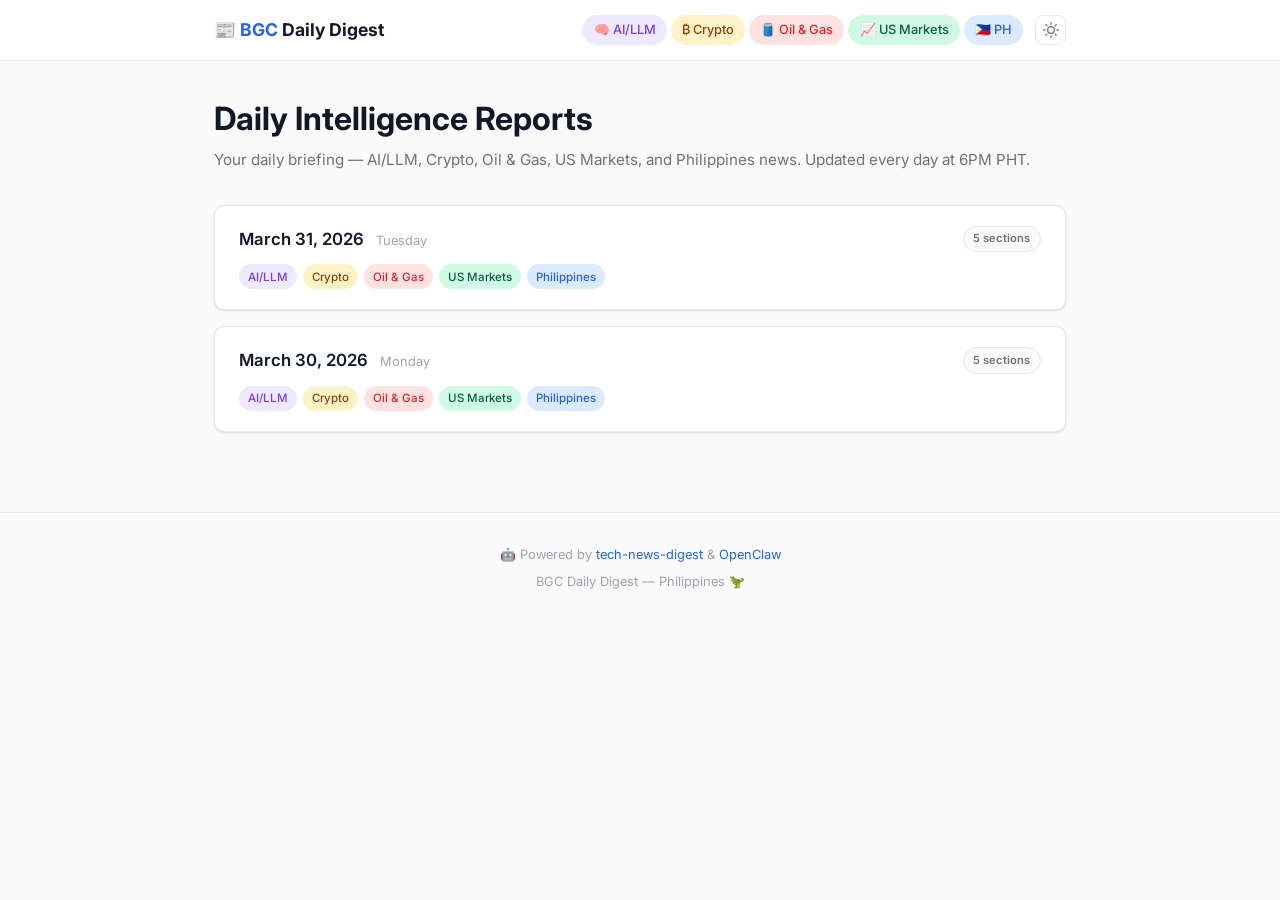
<file: index.html>
<!DOCTYPE html>
<html lang="en">
<head>
  <meta charset="UTF-8">
  <meta name="viewport" content="width=device-width, initial-scale=1.0">
  <title>BGC Daily Digest</title>
  <link rel="stylesheet" href="style.css">
  <link rel="icon" href="data:image/svg+xml,<svg xmlns='http://www.w3.org/2000/svg' viewBox='0 0 100 100'><text y='.9em' font-size='90'>📰</text></svg>">
  <meta name="description" content="Daily tech, crypto, markets, and Philippines news digest — powered by OpenClaw">
  <script>
    // Apply saved theme before render to avoid flash
    (function() {
      const saved = localStorage.getItem('theme');
      if (saved === 'dark' || (!saved && window.matchMedia('(prefers-color-scheme: dark)').matches)) {
        document.documentElement.setAttribute('data-theme', 'dark');
      }
    })();
  </script>
</head>
<body>

<!-- Navbar -->
<nav class="navbar">
  <div class="navbar-inner">
    <a href="index.html" class="navbar-brand">📰 <span>BGC</span> Daily Digest</a>
    <div class="navbar-right">
      <div class="nav-topics">
        <a href="#ai-llm" class="nav-topic ai">🧠 AI/LLM</a>
        <a href="#crypto" class="nav-topic crypto">₿ Crypto</a>
        <a href="#oil" class="nav-topic oil">🛢️ Oil &amp; Gas</a>
        <a href="#finance" class="nav-topic finance">📈 US Markets</a>
        <a href="#ph" class="nav-topic ph">🇵🇭 PH</a>
      </div>
      <button class="theme-toggle" id="themeToggle" aria-label="Toggle dark mode" title="Toggle dark mode">
        <svg class="icon-sun" xmlns="http://www.w3.org/2000/svg" width="16" height="16" viewBox="0 0 24 24" fill="none" stroke="currentColor" stroke-width="2" stroke-linecap="round" stroke-linejoin="round"><circle cx="12" cy="12" r="5"/><line x1="12" y1="1" x2="12" y2="3"/><line x1="12" y1="21" x2="12" y2="23"/><line x1="4.22" y1="4.22" x2="5.64" y2="5.64"/><line x1="18.36" y1="18.36" x2="19.78" y2="19.78"/><line x1="1" y1="12" x2="3" y2="12"/><line x1="21" y1="12" x2="23" y2="12"/><line x1="4.22" y1="19.78" x2="5.64" y2="18.36"/><line x1="18.36" y1="5.64" x2="19.78" y2="4.22"/></svg>
        <svg class="icon-moon" xmlns="http://www.w3.org/2000/svg" width="16" height="16" viewBox="0 0 24 24" fill="none" stroke="currentColor" stroke-width="2" stroke-linecap="round" stroke-linejoin="round"><path d="M21 12.79A9 9 0 1 1 11.21 3 7 7 0 0 0 21 12.79z"/></svg>
      </button>
    </div>
  </div>
</nav>

<div class="container">

  <div class="page-header">
    <h1>Daily Intelligence Reports</h1>
    <p>Your daily briefing — AI/LLM, Crypto, Oil &amp; Gas, US Markets, and Philippines news. Updated every day at 6PM PHT.</p>
  </div>

  <div id="digest-list" class="digest-grid">
    <div class="empty-state">
      <div class="emoji">📡</div>
      <p>No digests available yet. Check back after 6PM PHT when the first digest runs!</p>
    </div>
  </div>

</div>

<footer class="footer">
  <p>🤖 Powered by <a href="https://github.com/draco-agent/tech-news-digest" target="_blank">tech-news-digest</a> &amp; <a href="https://openclaw.ai" target="_blank">OpenClaw</a></p>
  <p style="margin-top:0.4rem; color: var(--text-muted);">BGC Daily Digest — Philippines 🦖</p>
</footer>

<script>
  // ── Theme toggle ──────────────────────────────────────────
  const toggle = document.getElementById('themeToggle');
  const root = document.documentElement;

  function applyTheme(theme) {
    root.setAttribute('data-theme', theme);
    localStorage.setItem('theme', theme);
    if (theme === 'dark') {
      document.body.classList.add('dark');
    } else {
      document.body.classList.remove('dark');
    }
  }

  // Init on load
  const saved = localStorage.getItem('theme');
  if (saved) applyTheme(saved);
  else if (window.matchMedia('(prefers-color-scheme: dark)').matches) applyTheme('dark');

  toggle.addEventListener('click', () => {
    const current = root.getAttribute('data-theme');
    applyTheme(current === 'dark' ? 'light' : 'dark');
  });

  // ── Digest list from manifest ──────────────────────────────
  async function loadDigestList() {
    const container = document.getElementById('digest-list');
    try {
      const res = await fetch('manifest.json');
      if (!res.ok) throw new Error('No manifest');
      const digests = await res.json();
      if (!digests || digests.length === 0) throw new Error('Empty');
      container.innerHTML = digests.map(d => `
        <a href="${d.file}" class="digest-card">
          <div class="digest-card-header">
            <div>
              <span class="digest-date">${d.date_display}</span>
              <span class="digest-day">${d.day}</span>
            </div>
            <span class="digest-badge">${d.topic_count} sections</span>
          </div>
          <div class="digest-topics">
            ${d.topics.map(t => `<span class="digest-topic-tag ${t.cls}">${t.label}</span>`).join('')}
          </div>
        </a>
      `).join('');
    } catch (e) {
      // Not yet populated — keep empty state
    }
  }
  loadDigestList();
</script>

</body>
</html>
</file>
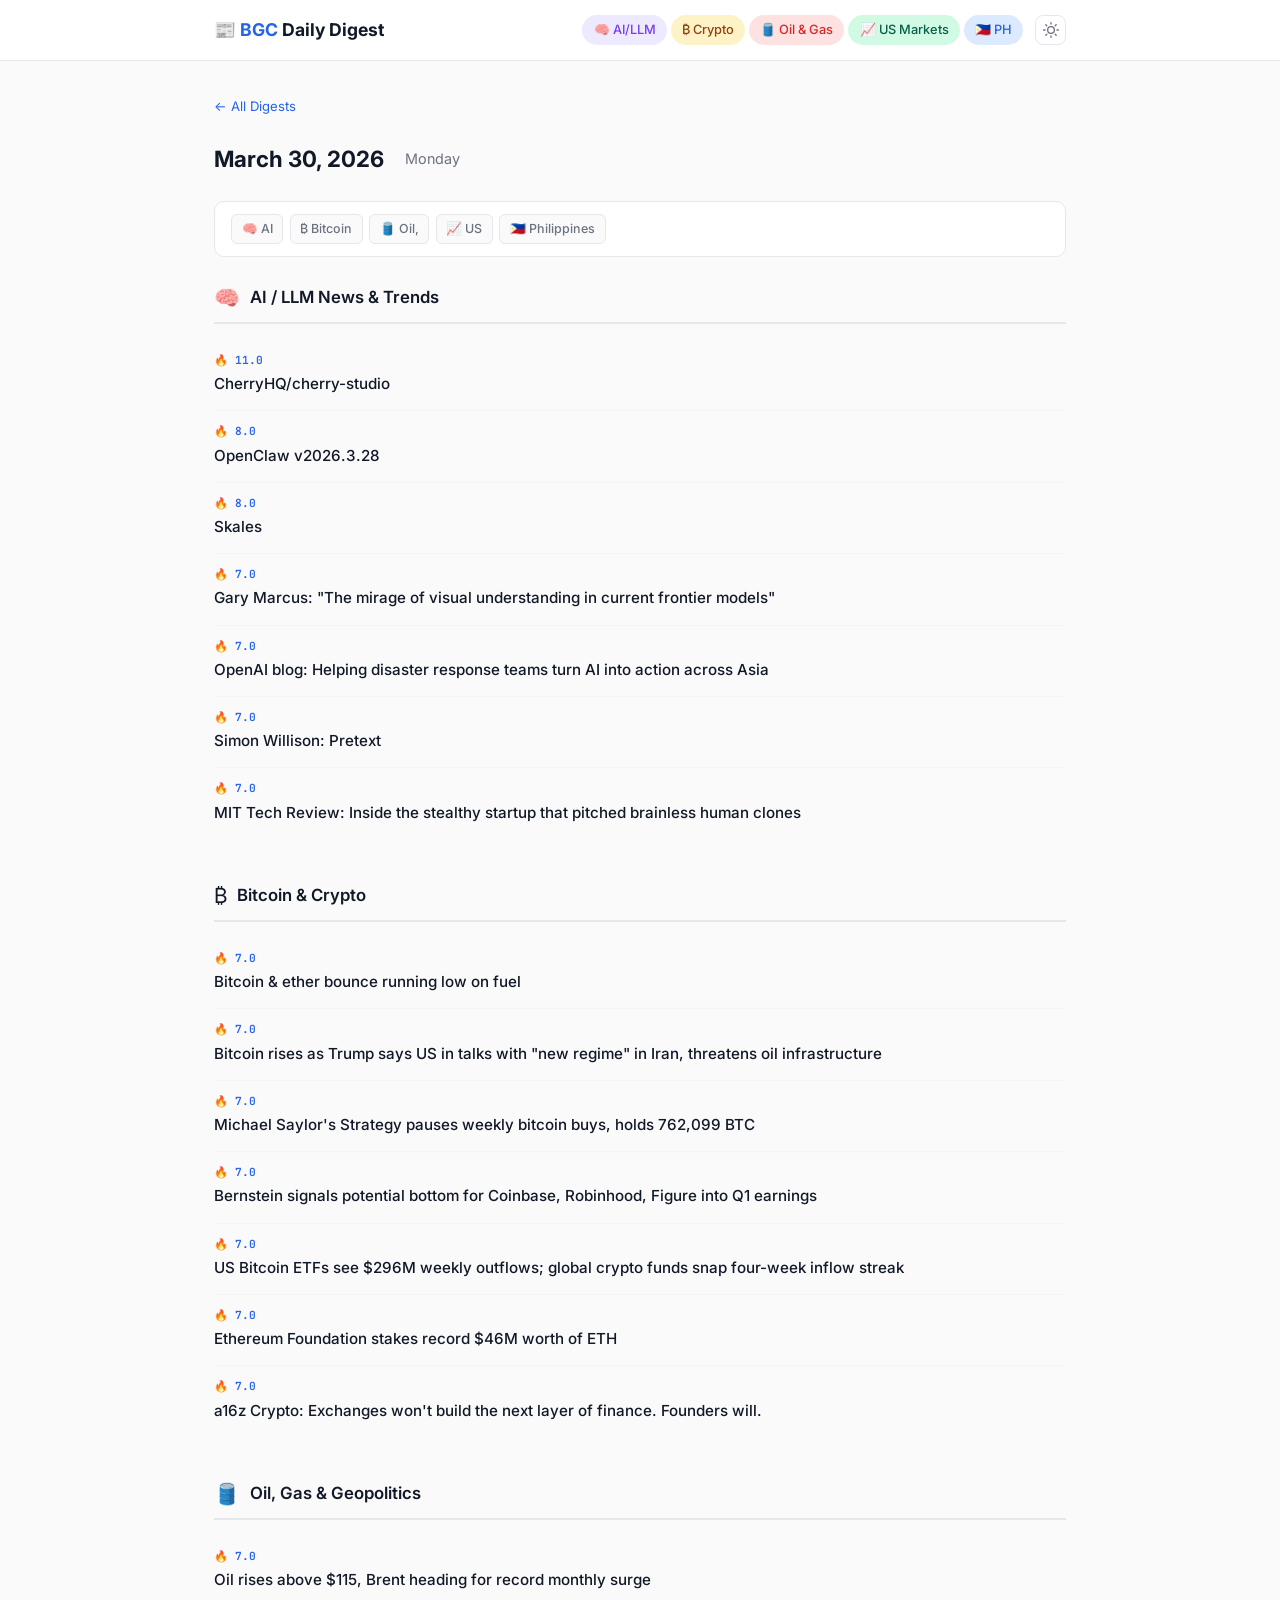
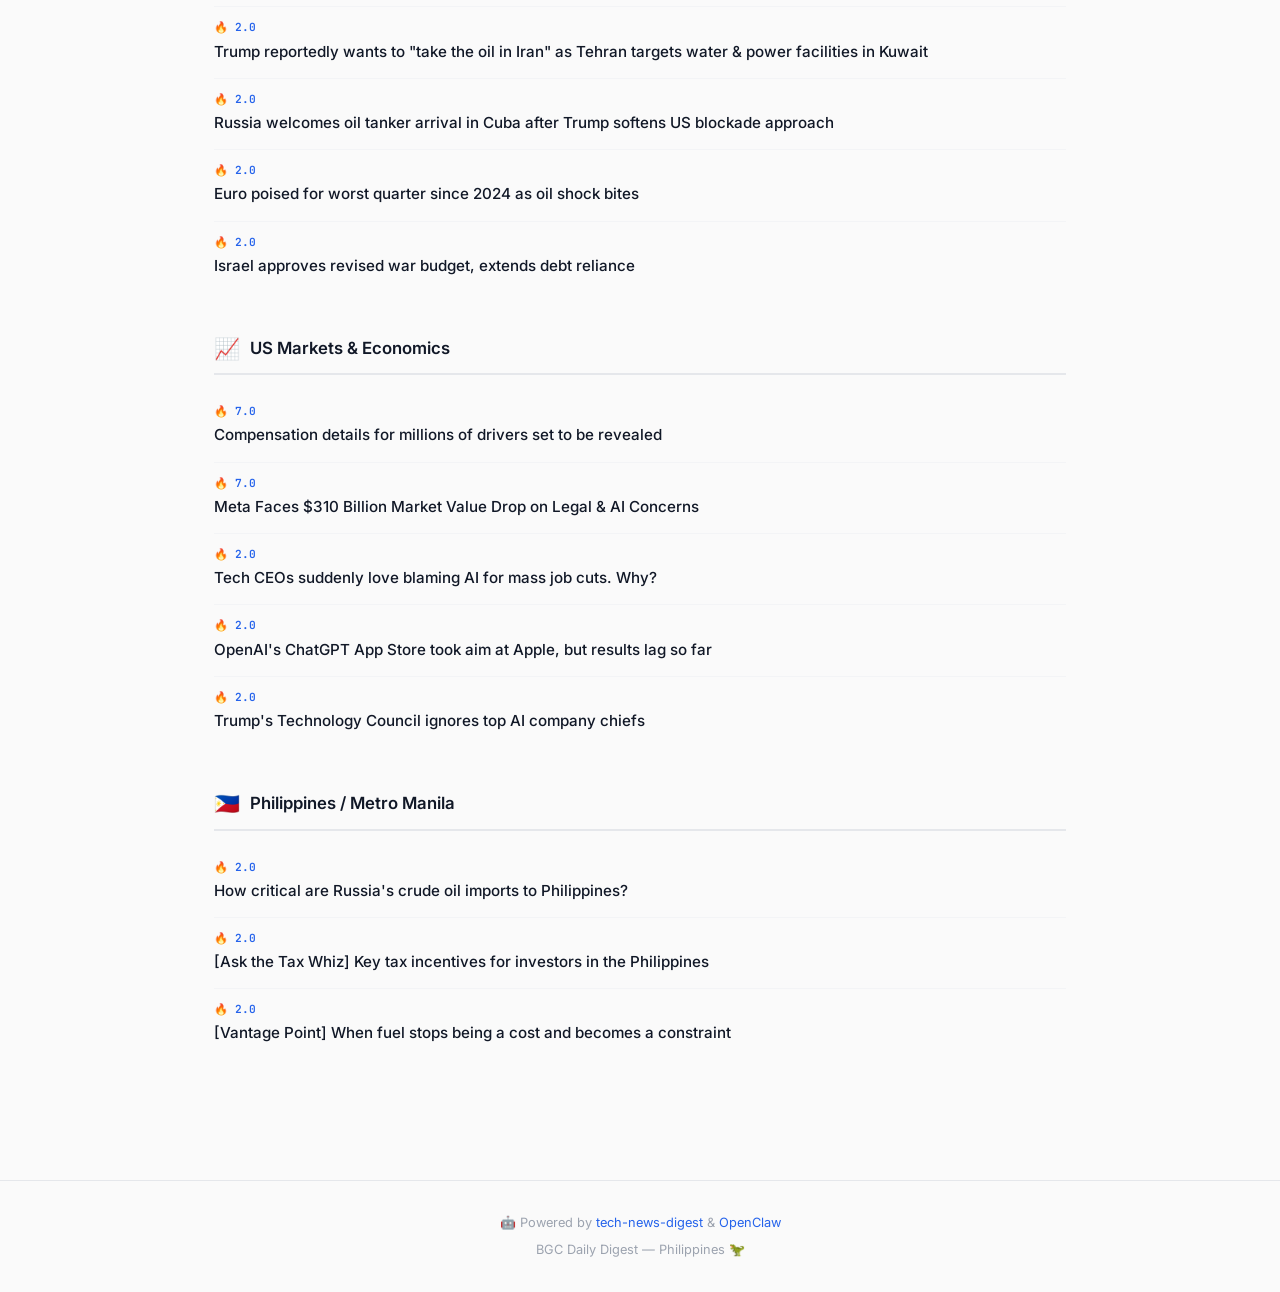
<file: archive/daily-2026-03-30.html>
<!DOCTYPE html>
<html lang="en">
<head>
  <meta charset="UTF-8">
  <meta name="viewport" content="width=device-width, initial-scale=1.0">
  <title>BGC Digest — March 30, 2026</title>
  <link rel="stylesheet" href="style.css">
  <meta name="description" content="BGC Daily Digest — March 30, 2026">
  <script>
    (function() {
      const saved = localStorage.getItem('theme');
      if (saved === 'dark' || (!saved && window.matchMedia('(prefers-color-scheme: dark)').matches)) {
        document.documentElement.setAttribute('data-theme', 'dark');
      }
    })();
  </script>
</head>
<body>

<nav class="navbar">
  <div class="navbar-inner">
    <a href="index.html" class="navbar-brand">📰 <span>BGC</span> Daily Digest</a>
    <div class="navbar-right">
      <div class="nav-topics">
        <a href="#ai-llm" class="nav-topic ai">🧠 AI/LLM</a>
        <a href="#crypto" class="nav-topic crypto">₿ Crypto</a>
        <a href="#oil" class="nav-topic oil">🛢️ Oil &amp; Gas</a>
        <a href="#finance" class="nav-topic finance">📈 US Markets</a>
        <a href="#ph" class="nav-topic ph">🇵🇭 PH</a>
      </div>
      <button class="theme-toggle" id="themeToggle" aria-label="Toggle dark mode">
        <svg class="icon-sun" xmlns="http://www.w3.org/2000/svg" width="16" height="16" viewBox="0 0 24 24" fill="none" stroke="currentColor" stroke-width="2" stroke-linecap="round" stroke-linejoin="round"><circle cx="12" cy="12" r="5"/><line x1="12" y1="1" x2="12" y2="3"/><line x1="12" y1="21" x2="12" y2="23"/><line x1="4.22" y1="4.22" x2="5.64" y2="5.64"/><line x1="18.36" y1="18.36" x2="19.78" y2="19.78"/><line x1="1" y1="12" x2="3" y2="12"/><line x1="21" y1="12" x2="23" y2="12"/><line x1="4.22" y1="19.78" x2="5.64" y2="18.36"/><line x1="18.36" y1="5.64" x2="19.78" y2="4.22"/></svg>
        <svg class="icon-moon" xmlns="http://www.w3.org/2000/svg" width="16" height="16" viewBox="0 0 24 24" fill="none" stroke="currentColor" stroke-width="2" stroke-linecap="round" stroke-linejoin="round"><path d="M21 12.79A9 9 0 1 1 11.21 3 7 7 0 0 0 21 12.79z"/></svg>
      </button>
    </div>
  </div>
</nav>

<div class="container">
  <a href="index.html" class="back-link">← All Digests</a>

  <div class="digest-meta">
    <span class="date">March 30, 2026</span>
    <span class="day">Monday</span>
  </div>

  <div class="section-nav">
    <a href="#ai-llm">🧠 AI</a><a href="#crypto">₿ Bitcoin</a><a href="#oil">🛢️ Oil,</a><a href="#finance">📈 US</a><a href="#ph">🇵🇭 Philippines</a>
  </div>

  
<section class="section" id="ai-llm">
  <div class="section-header">
    <span class="emoji">🧠</span>
    <h2>AI / LLM News & Trends</h2>
  </div>
  
  <div class="article-item">
    <div class="article-score">🔥 11.0</div>
    <a href="https://github.com/CherryHQ/cherry-studio" class="article-title" target="_blank" rel="noopener">CherryHQ/cherry-studio</a>
    
  </div>
  <div class="article-item">
    <div class="article-score">🔥 8.0</div>
    <a href="https://github.com/openclaw/openclaw/releases/tag/v2026.3.28" class="article-title" target="_blank" rel="noopener">OpenClaw v2026.3.28</a>
    
  </div>
  <div class="article-item">
    <div class="article-score">🔥 8.0</div>
    <a href="https://github.com/skalesapp/skales" class="article-title" target="_blank" rel="noopener">Skales</a>
    
  </div>
  <div class="article-item">
    <div class="article-score">🔥 7.0</div>
    <a href="https://garymarcus.substack.com/p/the-mirage-of-visual-understanding" class="article-title" target="_blank" rel="noopener">Gary Marcus: "The mirage of visual understanding in current frontier models"</a>
    
  </div>
  <div class="article-item">
    <div class="article-score">🔥 7.0</div>
    <a href="https://openai.com/index/helping-disaster-response-teams-asia" class="article-title" target="_blank" rel="noopener">OpenAI blog: Helping disaster response teams turn AI into action across Asia</a>
    
  </div>
  <div class="article-item">
    <div class="article-score">🔥 7.0</div>
    <a href="https://simonwillison.net/2026/Mar/29/pretext-explainer/" class="article-title" target="_blank" rel="noopener">Simon Willison: Pretext</a>
    
  </div>
  <div class="article-item">
    <div class="article-score">🔥 7.0</div>
    <a href="https://www.technologyreview.com/2026/03/30/1134780/r3-bio-brainless-human-clones-full-body-replacement-john-schloendorn-aging-longevity/" class="article-title" target="_blank" rel="noopener">MIT Tech Review: Inside the stealthy startup that pitched brainless human clones</a>
    
  </div>
</section>
<section class="section" id="crypto">
  <div class="section-header">
    <span class="emoji">₿</span>
    <h2>Bitcoin & Crypto</h2>
  </div>
  
  <div class="article-item">
    <div class="article-score">🔥 7.0</div>
    <a href="https://www.coindesk.com/daybook-us/2026/03/30/bitcoin-ether-bounce-is-running-low-on-fuel" class="article-title" target="_blank" rel="noopener">Bitcoin & ether bounce running low on fuel</a>
    
  </div>
  <div class="article-item">
    <div class="article-score">🔥 7.0</div>
    <a href="https://www.coindesk.com/markets/2026/03/30/bitcoin-jumps-as-trump-says-u-s-in-talks-with-new-regime-in-iran-threatens-oil-infrastructure-if-deal-fails" class="article-title" target="_blank" rel="noopener">Bitcoin rises as Trump says US in talks with "new regime" in Iran, threatens oil infrastructure</a>
    
  </div>
  <div class="article-item">
    <div class="article-score">🔥 7.0</div>
    <a href="https://www.theblock.co/post/395623/michael-saylors-strategy-pauses-bitcoin-buys" class="article-title" target="_blank" rel="noopener">Michael Saylor's Strategy pauses weekly bitcoin buys, holds 762,099 BTC</a>
    
  </div>
  <div class="article-item">
    <div class="article-score">🔥 7.0</div>
    <a href="https://www.theblock.co/post/395634/bernstein-signals-potential-bottom-into-q1-earnings-for-coinbase-robinhood-and-figure-as-crypto-equities-trade-at-steep-discounts" class="article-title" target="_blank" rel="noopener">Bernstein signals potential bottom for Coinbase, Robinhood, Figure into Q1 earnings</a>
    
  </div>
  <div class="article-item">
    <div class="article-score">🔥 7.0</div>
    <a href="https://www.theblock.co/post/395627/us-bitcoin-etfs-see-296-million-weekly-outflows" class="article-title" target="_blank" rel="noopener">US Bitcoin ETFs see $296M weekly outflows; global crypto funds snap four-week inflow streak</a>
    
  </div>
  <div class="article-item">
    <div class="article-score">🔥 7.0</div>
    <a href="https://www.theblock.co/post/395598/ethereum-foundation-stakes-46-million-eth" class="article-title" target="_blank" rel="noopener">Ethereum Foundation stakes record $46M worth of ETH</a>
    
  </div>
  <div class="article-item">
    <div class="article-score">🔥 7.0</div>
    <a href="https://a16zcrypto.substack.com/p/why-wall-street-is-moving-onchain" class="article-title" target="_blank" rel="noopener">a16z Crypto: Exchanges won't build the next layer of finance. Founders will.</a>
    
  </div>
</section>
<section class="section" id="oil">
  <div class="section-header">
    <span class="emoji">🛢️</span>
    <h2>Oil, Gas & Geopolitics</h2>
  </div>
  
  <div class="article-item">
    <div class="article-score">🔥 7.0</div>
    <a href="https://www.bbc.com/news/articles/cz905eyjznno" class="article-title" target="_blank" rel="noopener">Oil rises above $115, Brent heading for record monthly surge</a>
    
  </div>
  <div class="article-item">
    <div class="article-score">🔥 2.0</div>
    <a href="https://www.cnbc.com/2026/03/30/trump-iran-oil-middle-east-war-israel-us-kuwait-attack-.html" class="article-title" target="_blank" rel="noopener">Trump reportedly wants to "take the oil in Iran" as Tehran targets water & power facilities in Kuwait</a>
    
  </div>
  <div class="article-item">
    <div class="article-score">🔥 2.0</div>
    <a href="https://www.cnbc.com/2026/03/30/cuba-crisis-trump-fuel-oil-bloackade-energy-russia-tanker-tariffs.html" class="article-title" target="_blank" rel="noopener">Russia welcomes oil tanker arrival in Cuba after Trump softens US blockade approach</a>
    
  </div>
  <div class="article-item">
    <div class="article-score">🔥 2.0</div>
    <a href="https://www.bloomberg.com/news/articles/2026-03-30/euro-poised-for-worst-quarter-since-2024-as-oil-shock-bites" class="article-title" target="_blank" rel="noopener">Euro poised for worst quarter since 2024 as oil shock bites</a>
    
  </div>
  <div class="article-item">
    <div class="article-score">🔥 2.0</div>
    <a href="https://www.bloomberg.com/news/articles/2026-03-30/israel-approves-revised-war-budget-extending-reliance-on-debt" class="article-title" target="_blank" rel="noopener">Israel approves revised war budget, extends debt reliance</a>
    
  </div>
</section>
<section class="section" id="finance">
  <div class="section-header">
    <span class="emoji">📈</span>
    <h2>US Markets & Economics</h2>
  </div>
  
  <div class="article-item">
    <div class="article-score">🔥 7.0</div>
    <a href="https://www.bbc.com/news/articles/c9vlm2ggrwlo" class="article-title" target="_blank" rel="noopener">Compensation details for millions of drivers set to be revealed</a>
    
  </div>
  <div class="article-item">
    <div class="article-score">🔥 7.0</div>
    <a href="https://www.bloomberg.com/news/articles/2026-03-30/meta-s-310-billion-tailspin-sparks-tobacco-moment-questions" class="article-title" target="_blank" rel="noopener">Meta Faces $310 Billion Market Value Drop on Legal & AI Concerns</a>
    
  </div>
  <div class="article-item">
    <div class="article-score">🔥 2.0</div>
    <a href="https://www.bbc.com/news/articles/cde5y2x51y8o" class="article-title" target="_blank" rel="noopener">Tech CEOs suddenly love blaming AI for mass job cuts. Why?</a>
    
  </div>
  <div class="article-item">
    <div class="article-score">🔥 2.0</div>
    <a href="https://www.bloomberg.com/news/articles/2026-03-30/openai-s-chatgpt-app-store-took-aim-at-apple-but-results-lag-so-far" class="article-title" target="_blank" rel="noopener">OpenAI's ChatGPT App Store took aim at Apple, but results lag so far</a>
    
  </div>
  <div class="article-item">
    <div class="article-score">🔥 2.0</div>
    <a href="https://www.bloomberg.com/news/newsletters/2026-03-30/trump-s-tech-group-ignores-leaders-of-top-ai-companies" class="article-title" target="_blank" rel="noopener">Trump's Technology Council ignores top AI company chiefs</a>
    
  </div>
</section>
<section class="section" id="ph">
  <div class="section-header">
    <span class="emoji">🇵🇭</span>
    <h2>Philippines / Metro Manila</h2>
  </div>
  
  <div class="article-item">
    <div class="article-score">🔥 2.0</div>
    <a href="https://www.rappler.com/newsbreak/iq/things-to-know-russia-crude-oil-imports-philippines-middle-east-crisis/" class="article-title" target="_blank" rel="noopener">How critical are Russia's crude oil imports to Philippines?</a>
    
  </div>
  <div class="article-item">
    <div class="article-score">🔥 2.0</div>
    <a href="https://www.rappler.com/business/ask-tax-whiz-incentives-foreign-investors-philippines/" class="article-title" target="_blank" rel="noopener">[Ask the Tax Whiz] Key tax incentives for investors in the Philippines</a>
    
  </div>
  <div class="article-item">
    <div class="article-score">🔥 2.0</div>
    <a href="https://www.rappler.com/voices/thought-leaders/vantage-point-when-fuel-stops-cost-becomes-constraint/" class="article-title" target="_blank" rel="noopener">[Vantage Point] When fuel stops being a cost and becomes a constraint</a>
    
  </div>
</section>

</div>

<footer class="footer">
  <p>🤖 Powered by <a href="https://github.com/draco-agent/tech-news-digest" target="_blank">tech-news-digest</a> &amp; <a href="https://openclaw.ai" target="_blank">OpenClaw</a></p>
  <p style="margin-top:0.4rem; color: var(--text-muted);">BGC Daily Digest — Philippines 🦖</p>
</footer>

<script>
  const toggle = document.getElementById('themeToggle');
  const root = document.documentElement;
  function applyTheme(theme) {
    root.setAttribute('data-theme', theme);
    localStorage.setItem('theme', theme);
  }
  const saved = localStorage.getItem('theme');
  if (saved) applyTheme(saved);
  else if (window.matchMedia('(prefers-color-scheme: dark)').matches) applyTheme('dark');
  toggle.addEventListener('click', () => {
    applyTheme(root.getAttribute('data-theme') === 'dark' ? 'light' : 'dark');
  });
</script>

</body>
</html>
</file>
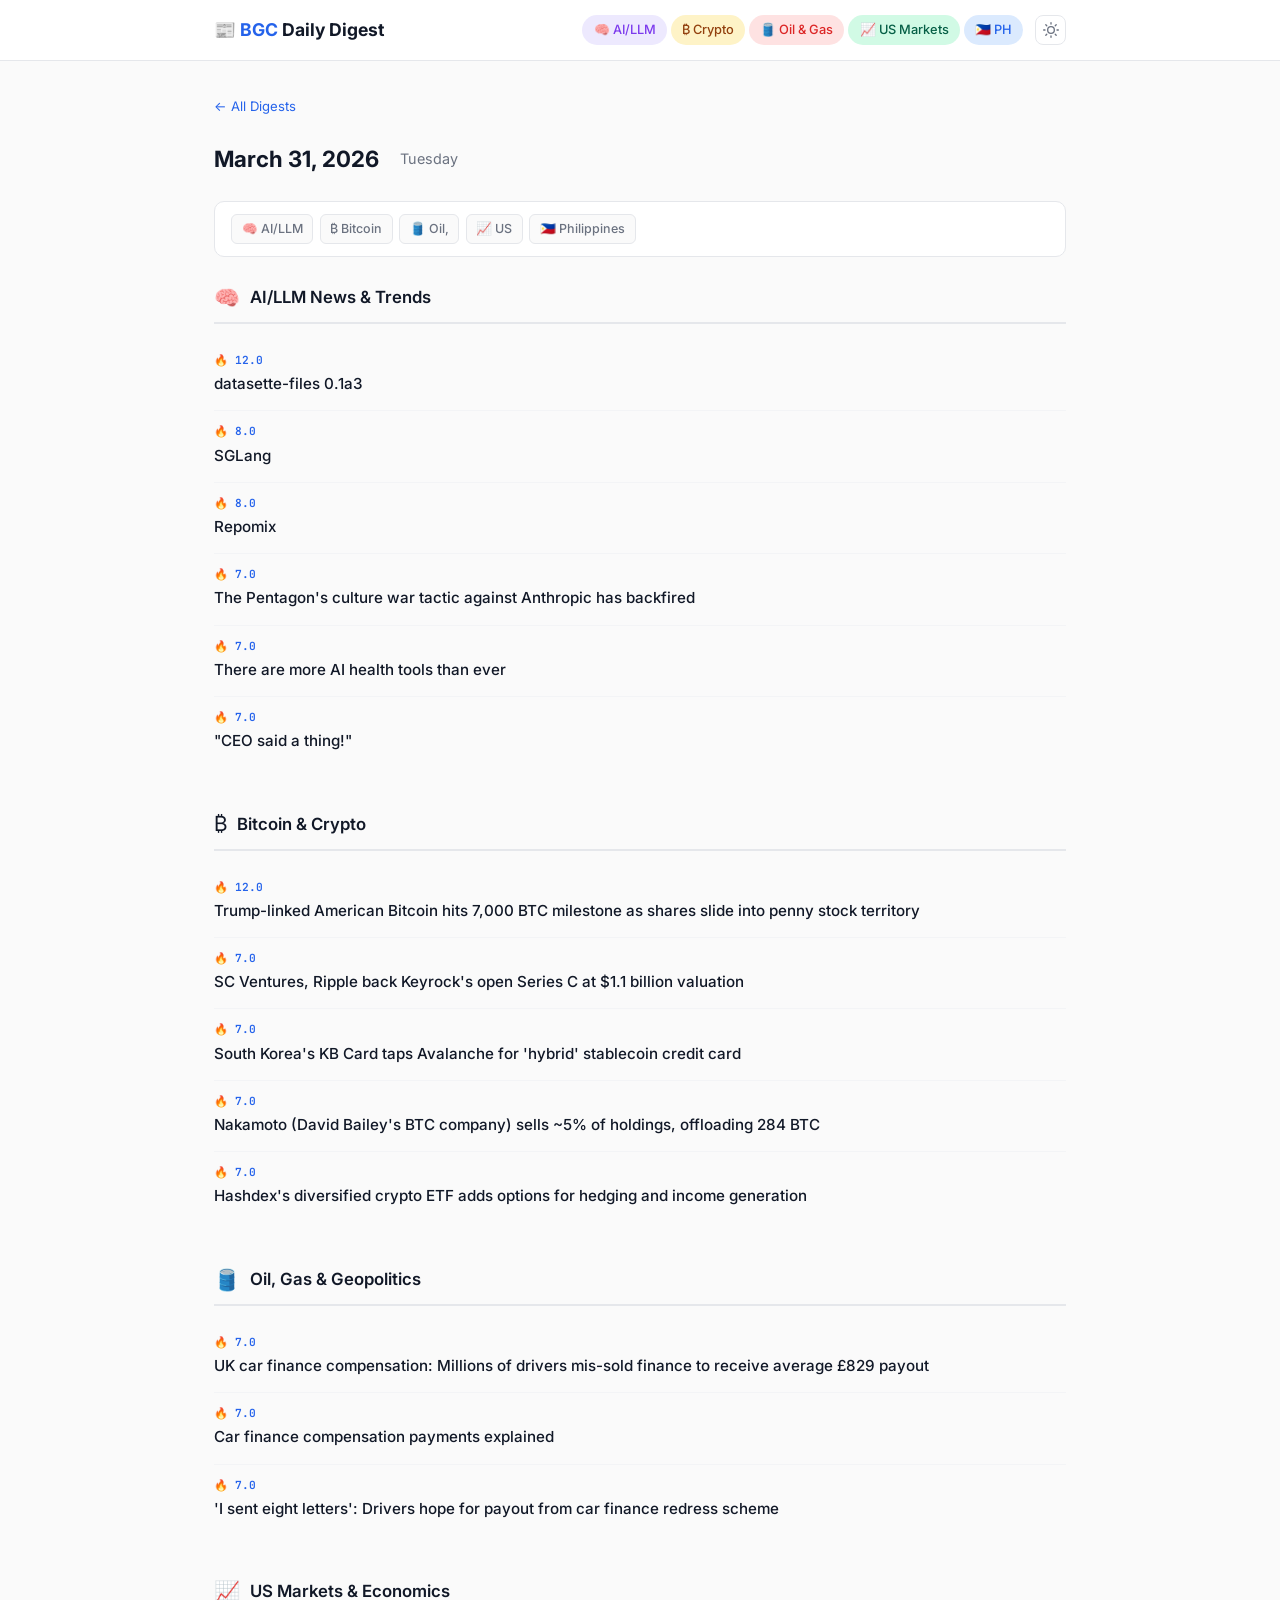
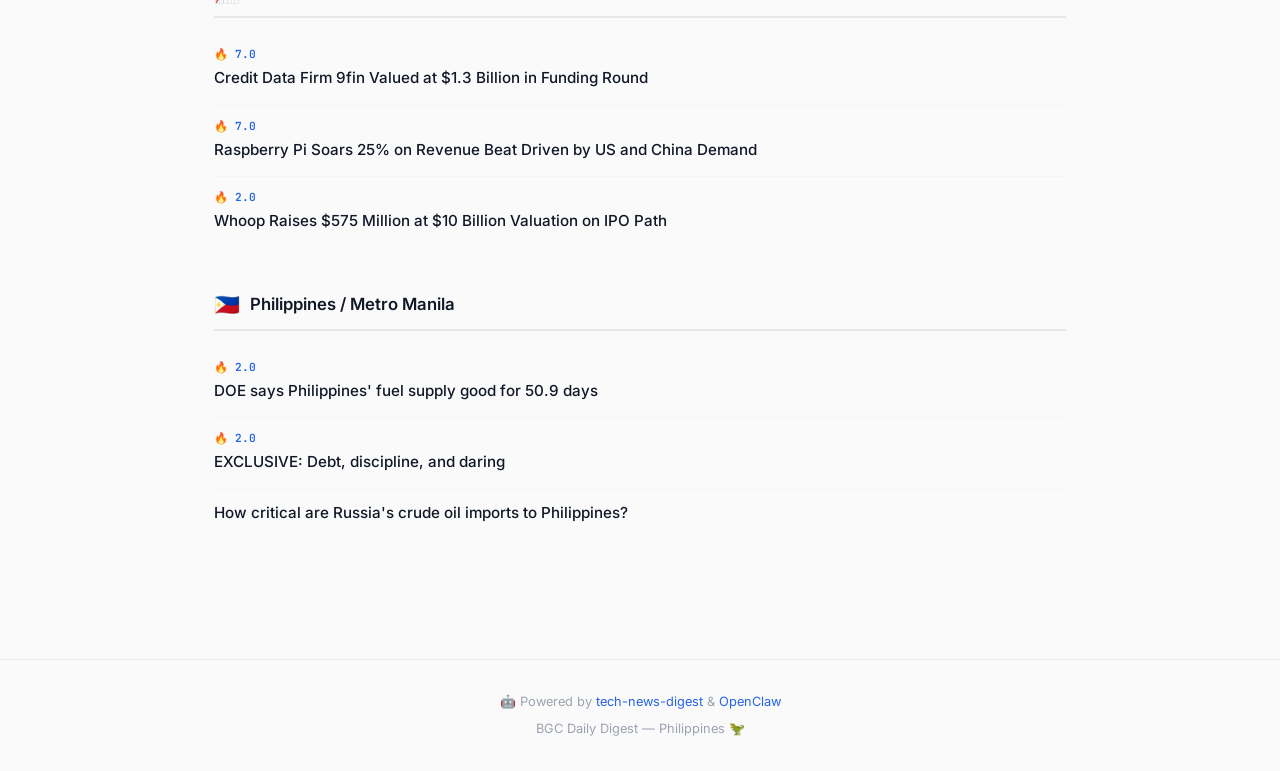
<file: archive/daily-2026-03-31.html>
<!DOCTYPE html>
<html lang="en">
<head>
  <meta charset="UTF-8">
  <meta name="viewport" content="width=device-width, initial-scale=1.0">
  <title>BGC Digest — March 31, 2026</title>
  <link rel="stylesheet" href="style.css">
  <meta name="description" content="BGC Daily Digest — March 31, 2026">
  <script>
    (function() {
      const saved = localStorage.getItem('theme');
      if (saved === 'dark' || (!saved && window.matchMedia('(prefers-color-scheme: dark)').matches)) {
        document.documentElement.setAttribute('data-theme', 'dark');
      }
    })();
  </script>
</head>
<body>

<nav class="navbar">
  <div class="navbar-inner">
    <a href="index.html" class="navbar-brand">📰 <span>BGC</span> Daily Digest</a>
    <div class="navbar-right">
      <div class="nav-topics">
        <a href="#ai-llm" class="nav-topic ai">🧠 AI/LLM</a>
        <a href="#crypto" class="nav-topic crypto">₿ Crypto</a>
        <a href="#oil" class="nav-topic oil">🛢️ Oil &amp; Gas</a>
        <a href="#finance" class="nav-topic finance">📈 US Markets</a>
        <a href="#ph" class="nav-topic ph">🇵🇭 PH</a>
      </div>
      <button class="theme-toggle" id="themeToggle" aria-label="Toggle dark mode">
        <svg class="icon-sun" xmlns="http://www.w3.org/2000/svg" width="16" height="16" viewBox="0 0 24 24" fill="none" stroke="currentColor" stroke-width="2" stroke-linecap="round" stroke-linejoin="round"><circle cx="12" cy="12" r="5"/><line x1="12" y1="1" x2="12" y2="3"/><line x1="12" y1="21" x2="12" y2="23"/><line x1="4.22" y1="4.22" x2="5.64" y2="5.64"/><line x1="18.36" y1="18.36" x2="19.78" y2="19.78"/><line x1="1" y1="12" x2="3" y2="12"/><line x1="21" y1="12" x2="23" y2="12"/><line x1="4.22" y1="19.78" x2="5.64" y2="18.36"/><line x1="18.36" y1="5.64" x2="19.78" y2="4.22"/></svg>
        <svg class="icon-moon" xmlns="http://www.w3.org/2000/svg" width="16" height="16" viewBox="0 0 24 24" fill="none" stroke="currentColor" stroke-width="2" stroke-linecap="round" stroke-linejoin="round"><path d="M21 12.79A9 9 0 1 1 11.21 3 7 7 0 0 0 21 12.79z"/></svg>
      </button>
    </div>
  </div>
</nav>

<div class="container">
  <a href="index.html" class="back-link">← All Digests</a>

  <div class="digest-meta">
    <span class="date">March 31, 2026</span>
    <span class="day">Tuesday</span>
  </div>

  <div class="section-nav">
    <a href="#ai-llm">🧠 AI/LLM</a><a href="#crypto">₿ Bitcoin</a><a href="#oil">🛢️ Oil,</a><a href="#finance">📈 US</a><a href="#ph">🇵🇭 Philippines</a>
  </div>

  
<section class="section" id="ai-llm">
  <div class="section-header">
    <span class="emoji">🧠</span>
    <h2>AI/LLM News & Trends</h2>
  </div>
  
  <div class="article-item">
    <div class="article-score">🔥 12.0</div>
    <a href="https://simonwillison.net/2026/Mar/30/datasette-files/" class="article-title" target="_blank" rel="noopener">datasette-files 0.1a3</a>
    
  </div>
  <div class="article-item">
    <div class="article-score">🔥 8.0</div>
    <a href="https://github.com/sgl-project/sglang" class="article-title" target="_blank" rel="noopener">SGLang</a>
    
  </div>
  <div class="article-item">
    <div class="article-score">🔥 8.0</div>
    <a href="https://github.com/yamadashy/repomix" class="article-title" target="_blank" rel="noopener">Repomix</a>
    
  </div>
  <div class="article-item">
    <div class="article-score">🔥 7.0</div>
    <a href="https://www.technologyreview.com/2026/03/30/1134881/the-pentagons-culture-war-tactic-against-anthropic-has-backfired/" class="article-title" target="_blank" rel="noopener">The Pentagon's culture war tactic against Anthropic has backfired</a>
    
  </div>
  <div class="article-item">
    <div class="article-score">🔥 7.0</div>
    <a href="https://www.technologyreview.com/2026/03/30/1134795/there-are-more-ai-health-tools-than-ever-but-how-well-do-they-work/" class="article-title" target="_blank" rel="noopener">There are more AI health tools than ever</a>
    
  </div>
  <div class="article-item">
    <div class="article-score">🔥 7.0</div>
    <a href="https://garymarcus.substack.com/p/ceo-said-a-thing" class="article-title" target="_blank" rel="noopener">"CEO said a thing!"</a>
    
  </div>
</section>
<section class="section" id="crypto">
  <div class="section-header">
    <span class="emoji">₿</span>
    <h2>Bitcoin & Crypto</h2>
  </div>
  
  <div class="article-item">
    <div class="article-score">🔥 12.0</div>
    <a href="https://www.theblock.co/post/395676/trump-linked-american-bitcoin-7000-btc-milestone-shares-penny-stock" class="article-title" target="_blank" rel="noopener">Trump-linked American Bitcoin hits 7,000 BTC milestone as shares slide into penny stock territory</a>
    
  </div>
  <div class="article-item">
    <div class="article-score">🔥 7.0</div>
    <a href="https://www.theblock.co/post/395769/sc-ventures-ripple-keyrock-series-c-1-1-billion-valuation" class="article-title" target="_blank" rel="noopener">SC Ventures, Ripple back Keyrock's open Series C at $1.1 billion valuation</a>
    
  </div>
  <div class="article-item">
    <div class="article-score">🔥 7.0</div>
    <a href="https://www.theblock.co/post/395846/kb-card-taps-avalanche-stablecoin" class="article-title" target="_blank" rel="noopener">South Korea's KB Card taps Avalanche for 'hybrid' stablecoin credit card</a>
    
  </div>
  <div class="article-item">
    <div class="article-score">🔥 7.0</div>
    <a href="https://www.coindesk.com/markets/2026/03/31/david-bailey-s-nakamoto-sells-roughly-5-of-its-bitcoin-holdings-offloading-284-btc" class="article-title" target="_blank" rel="noopener">Nakamoto (David Bailey's BTC company) sells ~5% of holdings, offloading 284 BTC</a>
    
  </div>
  <div class="article-item">
    <div class="article-score">🔥 7.0</div>
    <a href="https://www.coindesk.com/markets/2026/03/31/hashdex-s-diversified-crypto-etf-adds-options-for-hedging-income-generation" class="article-title" target="_blank" rel="noopener">Hashdex's diversified crypto ETF adds options for hedging and income generation</a>
    
  </div>
</section>
<section class="section" id="oil">
  <div class="section-header">
    <span class="emoji">🛢️</span>
    <h2>Oil, Gas & Geopolitics</h2>
  </div>
  
  <div class="article-item">
    <div class="article-score">🔥 7.0</div>
    <a href="https://www.bbc.com/news/articles/c9vlm2ggrwlo" class="article-title" target="_blank" rel="noopener">UK car finance compensation: Millions of drivers mis-sold finance to receive average £829 payout</a>
    
  </div>
  <div class="article-item">
    <div class="article-score">🔥 7.0</div>
    <a href="https://www.bbc.com/news/articles/c2l9vvj097lo" class="article-title" target="_blank" rel="noopener">Car finance compensation payments explained</a>
    
  </div>
  <div class="article-item">
    <div class="article-score">🔥 7.0</div>
    <a href="https://www.bbc.com/news/articles/c20dxdy33llo" class="article-title" target="_blank" rel="noopener">'I sent eight letters': Drivers hope for payout from car finance redress scheme</a>
    
  </div>
</section>
<section class="section" id="finance">
  <div class="section-header">
    <span class="emoji">📈</span>
    <h2>US Markets & Economics</h2>
  </div>
  
  <div class="article-item">
    <div class="article-score">🔥 7.0</div>
    <a href="https://www.bloomberg.com/news/articles/2026-03-31/credit-data-firm-9fin-is-valued-at-1-3-billion-in-funding-round" class="article-title" target="_blank" rel="noopener">Credit Data Firm 9fin Valued at $1.3 Billion in Funding Round</a>
    
  </div>
  <div class="article-item">
    <div class="article-score">🔥 7.0</div>
    <a href="https://www.bloomberg.com/news/articles/2026-03-31/raspberry-pi-reports-25-sales-rise-driven-by-us-and-china" class="article-title" target="_blank" rel="noopener">Raspberry Pi Soars 25% on Revenue Beat Driven by US and China Demand</a>
    
  </div>
  <div class="article-item">
    <div class="article-score">🔥 2.0</div>
    <a href="https://www.bloomberg.com/news/articles/2026-03-31/whoop-raises-575-million-at-a-10-billion-valuation-on-its-way-to-an-ipo" class="article-title" target="_blank" rel="noopener">Whoop Raises $575 Million at $10 Billion Valuation on IPO Path</a>
    
  </div>
</section>
<section class="section" id="ph">
  <div class="section-header">
    <span class="emoji">🇵🇭</span>
    <h2>Philippines / Metro Manila</h2>
  </div>
  
  <div class="article-item">
    <div class="article-score">🔥 2.0</div>
    <a href="https://www.rappler.com/business/department-energy-philippines-fuel-supply-status-march-2026/" class="article-title" target="_blank" rel="noopener">DOE says Philippines' fuel supply good for 50.9 days</a>
    
  </div>
  <div class="article-item">
    <div class="article-score">🔥 2.0</div>
    <a href="https://www.rappler.com/business/debt-discipline-daring-inside-lopez-group-high-risk-bets/" class="article-title" target="_blank" rel="noopener">EXCLUSIVE: Debt, discipline, and daring</a>
    
  </div>
  <div class="article-item">
    
    <a href="https://www.rappler.com/newsbreak/iq/things-to-know-russia-crude-oil-imports-philippines-middle-east-crisis/" class="article-title" target="_blank" rel="noopener">How critical are Russia's crude oil imports to Philippines?</a>
    
  </div>
</section>

</div>

<footer class="footer">
  <p>🤖 Powered by <a href="https://github.com/draco-agent/tech-news-digest" target="_blank">tech-news-digest</a> &amp; <a href="https://openclaw.ai" target="_blank">OpenClaw</a></p>
  <p style="margin-top:0.4rem; color: var(--text-muted);">BGC Daily Digest — Philippines 🦖</p>
</footer>

<script>
  const toggle = document.getElementById('themeToggle');
  const root = document.documentElement;
  function applyTheme(theme) {
    root.setAttribute('data-theme', theme);
    localStorage.setItem('theme', theme);
  }
  const saved = localStorage.getItem('theme');
  if (saved) applyTheme(saved);
  else if (window.matchMedia('(prefers-color-scheme: dark)').matches) applyTheme('dark');
  toggle.addEventListener('click', () => {
    applyTheme(root.getAttribute('data-theme') === 'dark' ? 'light' : 'dark');
  });
</script>

</body>
</html>
</file>
<file: style.css>
/* === BGC Daily Digest — Clean & Minimal === */
@import url('https://fonts.googleapis.com/css2?family=Inter:wght@400;500;600;700&family=JetBrains+Mono:wght@400;500&display=swap');

:root {
  --bg: #fafafa;
  --surface: #ffffff;
  --border: #e5e7eb;
  --text-primary: #111827;
  --text-secondary: #6b7280;
  --text-muted: #9ca3af;
  --accent: #2563eb;
  --accent-hover: #1d4ed8;
  --tag-ai: #7c3aed;
  --tag-crypto: #f59e0b;
  --tag-oil: #dc2626;
  --tag-finance: #059669;
  --tag-ph: #2563eb;
  --radius: 10px;
  --shadow: 0 1px 3px rgba(0,0,0,0.08), 0 1px 2px rgba(0,0,0,0.06);
  --navbar-bg: rgba(255,255,255,0.92);
}

[data-theme="dark"] {
  --bg: #0d1117;
  --surface: #161b22;
  --border: #30363d;
  --text-primary: #e6edf3;
  --text-secondary: #8b949e;
  --text-muted: #6e7681;
  --accent: #58a6ff;
  --accent-hover: #79c0ff;
  --tag-ai: #a78bfa;
  --tag-crypto: #f59e0b;
  --tag-oil: #f87171;
  --tag-finance: #34d399;
  --tag-ph: #60a5fa;
  --shadow: 0 1px 3px rgba(0,0,0,0.4), 0 1px 2px rgba(0,0,0,0.3);
  --navbar-bg: rgba(22,27,34,0.92);
}

* { box-sizing: border-box; margin: 0; padding: 0; }

body {
  font-family: 'Inter', -apple-system, BlinkMacSystemFont, sans-serif;
  background: var(--bg);
  color: var(--text-primary);
  line-height: 1.6;
  min-height: 100vh;
}

/* ── Navbar ── */
.navbar {
  background: var(--navbar-bg);
  border-bottom: 1px solid var(--border);
  position: sticky;
  top: 0;
  z-index: 100;
  backdrop-filter: blur(8px);
}
.navbar-inner {
  max-width: 900px;
  margin: 0 auto;
  padding: 0 1.5rem;
  display: flex;
  align-items: center;
  justify-content: space-between;
  height: 60px;
  gap: 1rem;
}
.navbar-brand {
  font-weight: 700;
  font-size: 1.1rem;
  color: var(--text-primary);
  text-decoration: none;
  white-space: nowrap;
}
.navbar-brand span { color: var(--accent); }
.navbar-right {
  display: flex;
  align-items: center;
  gap: 0.75rem;
}
.nav-topics {
  display: flex;
  gap: 0.25rem;
  flex-wrap: wrap;
}
.nav-topic {
  font-size: 0.8rem;
  font-weight: 500;
  padding: 0.3rem 0.7rem;
  border-radius: 20px;
  text-decoration: none;
  transition: all 0.15s;
  white-space: nowrap;
}
.nav-topic:hover { opacity: 0.8; transform: translateY(-1px); }
.nav-topic.ai    { background: #ede9fe; color: var(--tag-ai); }
.nav-topic.crypto { background: #fef3c7; color: #92400e; }
.nav-topic.oil   { background: #fee2e2; color: var(--tag-oil); }
.nav-topic.finance { background: #d1fae5; color: #065f46; }
.nav-topic.ph     { background: #dbeafe; color: var(--tag-ph); }

/* Dark mode nav topic colors */
[data-theme="dark"] .nav-topic.ai    { background: #2d2660; color: var(--tag-ai); }
[data-theme="dark"] .nav-topic.crypto { background: #3d2e0a; color: #fbbf24; }
[data-theme="dark"] .nav-topic.oil   { background: #3d1414; color: var(--tag-oil); }
[data-theme="dark"] .nav-topic.finance { background: #0d3324; color: var(--tag-finance); }
[data-theme="dark"] .nav-topic.ph    { background: #1e3a5f; color: var(--tag-ph); }

/* ── Theme toggle ── */
.theme-toggle {
  background: var(--surface);
  border: 1px solid var(--border);
  border-radius: 8px;
  padding: 0.4rem;
  cursor: pointer;
  color: var(--text-secondary);
  display: flex;
  align-items: center;
  justify-content: center;
  transition: all 0.15s;
  flex-shrink: 0;
}
.theme-toggle:hover {
  background: var(--bg);
  color: var(--text-primary);
  border-color: var(--accent);
}
.theme-toggle .icon-moon { display: none; }
[data-theme="dark"] .theme-toggle .icon-sun { display: none; }
[data-theme="dark"] .theme-toggle .icon-moon { display: block; }

/* Dark mode overrides for specific elements */
[data-theme="dark"] .page-header h1 { color: var(--text-primary); }
[data-theme="dark"] .empty-state .emoji { opacity: 0.7; }
[data-theme="dark"] .footer { border-top-color: var(--border); }

/* ── Layout ── */
.container {
  max-width: 900px;
  margin: 0 auto;
  padding: 2rem 1.5rem;
}

/* ── Index page ── */
.page-header {
  margin-bottom: 2rem;
}
.page-header h1 {
  font-size: 2rem;
  font-weight: 700;
  margin-bottom: 0.25rem;
}
.page-header p {
  color: var(--text-secondary);
  font-size: 0.95rem;
}

/* ── Digest cards (index) ── */
.digest-grid {
  display: grid;
  gap: 1rem;
}
.digest-card {
  background: var(--surface);
  border: 1px solid var(--border);
  border-radius: var(--radius);
  padding: 1.25rem 1.5rem;
  box-shadow: var(--shadow);
  text-decoration: none;
  color: inherit;
  display: block;
  transition: transform 0.15s, box-shadow 0.15s;
}
.digest-card:hover {
  transform: translateY(-2px);
  box-shadow: 0 4px 12px rgba(0,0,0,0.1);
}
.digest-card-header {
  display: flex;
  align-items: center;
  justify-content: space-between;
  margin-bottom: 0.75rem;
}
.digest-date {
  font-weight: 600;
  font-size: 1.05rem;
}
.digest-day { font-size: 0.8rem; color: var(--text-muted); font-weight: 400; margin-left: 0.5rem; }
.digest-badge {
  font-size: 0.7rem;
  font-weight: 600;
  padding: 0.2rem 0.6rem;
  border-radius: 20px;
  background: var(--bg);
  color: var(--text-secondary);
  border: 1px solid var(--border);
}
.digest-topics {
  display: flex;
  gap: 0.4rem;
  flex-wrap: wrap;
}
.digest-topic-tag {
  font-size: 0.72rem;
  font-weight: 500;
  padding: 0.2rem 0.55rem;
  border-radius: 20px;
}
.digest-topic-tag.ai    { background: #ede9fe; color: var(--tag-ai); }
.digest-topic-tag.crypto { background: #fef3c7; color: #92400e; }
.digest-topic-tag.oil    { background: #fee2e2; color: var(--tag-oil); }
.digest-topic-tag.finance { background: #d1fae5; color: #065f46; }
.digest-topic-tag.ph     { background: #dbeafe; color: var(--tag-ph); }

/* ── Section nav (inside digest) ── */
.section-nav {
  display: flex;
  gap: 0.4rem;
  flex-wrap: wrap;
  margin-bottom: 1.5rem;
  padding: 0.75rem 1rem;
  background: var(--surface);
  border: 1px solid var(--border);
  border-radius: var(--radius);
}
.section-nav a {
  font-size: 0.78rem;
  font-weight: 500;
  text-decoration: none;
  padding: 0.25rem 0.6rem;
  border-radius: 6px;
  background: var(--bg);
  color: var(--text-secondary);
  border: 1px solid var(--border);
  transition: all 0.15s;
}
.section-nav a:hover { background: var(--accent); color: white; border-color: var(--accent); }

/* ── Digest content ── */
.digest-meta {
  display: flex;
  align-items: center;
  gap: 1rem;
  margin-bottom: 1.5rem;
  flex-wrap: wrap;
}
.digest-meta .date { font-size: 1.4rem; font-weight: 700; }
.digest-meta .day { font-size: 0.9rem; color: var(--text-secondary); margin-left: 0.3rem; }
.back-link {
  font-size: 0.82rem;
  color: var(--accent);
  text-decoration: none;
  margin-bottom: 1.5rem;
  display: inline-flex;
  align-items: center;
  gap: 0.3rem;
}
.back-link:hover { text-decoration: underline; }

/* ── Article sections ── */
.section { margin-bottom: 2.5rem; }
.section-header {
  display: flex;
  align-items: center;
  gap: 0.6rem;
  margin-bottom: 1rem;
  padding-bottom: 0.5rem;
  border-bottom: 2px solid var(--border);
}
.section-header .emoji { font-size: 1.3rem; }
.section-header h2 { font-size: 1.05rem; font-weight: 600; }
.article-item {
  padding: 0.75rem 0;
  border-bottom: 1px solid #f3f4f6;
}
.article-item:last-child { border-bottom: none; }
.article-score {
  font-size: 0.7rem;
  font-weight: 600;
  color: var(--accent);
  font-family: 'JetBrains Mono', monospace;
  margin-bottom: 0.2rem;
}
.article-title {
  font-size: 0.95rem;
  font-weight: 500;
  color: var(--text-primary);
  text-decoration: none;
  line-height: 1.4;
  display: block;
  margin-bottom: 0.25rem;
}
.article-title:hover { color: var(--accent); }
.article-summary {
  font-size: 0.85rem;
  color: var(--text-secondary);
  line-height: 1.5;
}
.article-meta {
  font-size: 0.75rem;
  color: var(--text-muted);
  margin-top: 0.3rem;
  font-family: 'JetBrains Mono', monospace;
}
.article-meta a { color: var(--text-muted); text-decoration: none; }
.article-meta a:hover { color: var(--accent); }

/* ── KOL / GitHub / Blog sections ── */
.kol-item, .github-item, .blog-item {
  padding: 0.75rem 0;
  border-bottom: 1px solid #f3f4f6;
}
.kol-item:last-child, .github-item:last-child, .blog-item:last-child { border-bottom: none; }
.kol-handle { font-weight: 600; font-size: 0.9rem; color: var(--text-primary); }
.kol-metrics { font-size: 0.75rem; color: var(--text-muted); font-family: 'JetBrains Mono', monospace; margin-top: 0.2rem; }
.kol-summary { font-size: 0.85rem; color: var(--text-secondary); margin-top: 0.3rem; }
.github-item pre { font-size: 0.82rem; background: var(--bg); padding: 0.6rem 0.8rem; border-radius: 6px; overflow-x: auto; margin: 0.3rem 0; font-family: 'JetBrains Mono', monospace; }
.blog-title { font-size: 0.95rem; font-weight: 500; }
.blog-author { font-size: 0.78rem; color: var(--text-muted); margin: 0.15rem 0 0.3rem; }

/* ── Footer ── */
.footer {
  text-align: center;
  padding: 2rem 1.5rem;
  color: var(--text-muted);
  font-size: 0.8rem;
  border-top: 1px solid var(--border);
  margin-top: 3rem;
}
.footer a { color: var(--accent); text-decoration: none; }

/* ── Empty / Loading states ── */
.empty-state {
  text-align: center;
  padding: 4rem 1rem;
  color: var(--text-secondary);
}
.empty-state .emoji { font-size: 3rem; margin-bottom: 1rem; }

/* ── Stats bar ── */
.stats-bar {
  font-size: 0.78rem;
  color: var(--text-muted);
  font-family: 'JetBrains Mono', monospace;
  padding: 0.6rem 1rem;
  background: var(--bg);
  border-radius: var(--radius);
  margin-bottom: 1.5rem;
  border: 1px solid var(--border);
}

/* ── Responsive ── */
@media (max-width: 640px) {
  .navbar-inner { height: auto; padding: 0.75rem 1rem; flex-wrap: wrap; }
  .nav-topics { gap: 0.2rem; }
  .nav-topic { font-size: 0.72rem; padding: 0.25rem 0.5rem; }
  .container { padding: 1.25rem 1rem; }
  .section-header h2 { font-size: 0.95rem; }
}
</file>
<file: archive/style.css>
/* === BGC Daily Digest — Clean & Minimal === */
@import url('https://fonts.googleapis.com/css2?family=Inter:wght@400;500;600;700&family=JetBrains+Mono:wght@400;500&display=swap');

:root {
  --bg: #fafafa;
  --surface: #ffffff;
  --border: #e5e7eb;
  --text-primary: #111827;
  --text-secondary: #6b7280;
  --text-muted: #9ca3af;
  --accent: #2563eb;
  --accent-hover: #1d4ed8;
  --tag-ai: #7c3aed;
  --tag-crypto: #f59e0b;
  --tag-oil: #dc2626;
  --tag-finance: #059669;
  --tag-ph: #2563eb;
  --radius: 10px;
  --shadow: 0 1px 3px rgba(0,0,0,0.08), 0 1px 2px rgba(0,0,0,0.06);
  --navbar-bg: rgba(255,255,255,0.92);
}

[data-theme="dark"] {
  --bg: #0d1117;
  --surface: #161b22;
  --border: #30363d;
  --text-primary: #e6edf3;
  --text-secondary: #8b949e;
  --text-muted: #6e7681;
  --accent: #58a6ff;
  --accent-hover: #79c0ff;
  --tag-ai: #a78bfa;
  --tag-crypto: #f59e0b;
  --tag-oil: #f87171;
  --tag-finance: #34d399;
  --tag-ph: #60a5fa;
  --shadow: 0 1px 3px rgba(0,0,0,0.4), 0 1px 2px rgba(0,0,0,0.3);
  --navbar-bg: rgba(22,27,34,0.92);
}

* { box-sizing: border-box; margin: 0; padding: 0; }

body {
  font-family: 'Inter', -apple-system, BlinkMacSystemFont, sans-serif;
  background: var(--bg);
  color: var(--text-primary);
  line-height: 1.6;
  min-height: 100vh;
}

/* ── Navbar ── */
.navbar {
  background: var(--navbar-bg);
  border-bottom: 1px solid var(--border);
  position: sticky;
  top: 0;
  z-index: 100;
  backdrop-filter: blur(8px);
}
.navbar-inner {
  max-width: 900px;
  margin: 0 auto;
  padding: 0 1.5rem;
  display: flex;
  align-items: center;
  justify-content: space-between;
  height: 60px;
  gap: 1rem;
}
.navbar-brand {
  font-weight: 700;
  font-size: 1.1rem;
  color: var(--text-primary);
  text-decoration: none;
  white-space: nowrap;
}
.navbar-brand span { color: var(--accent); }
.navbar-right {
  display: flex;
  align-items: center;
  gap: 0.75rem;
}
.nav-topics {
  display: flex;
  gap: 0.25rem;
  flex-wrap: wrap;
}
.nav-topic {
  font-size: 0.8rem;
  font-weight: 500;
  padding: 0.3rem 0.7rem;
  border-radius: 20px;
  text-decoration: none;
  transition: all 0.15s;
  white-space: nowrap;
}
.nav-topic:hover { opacity: 0.8; transform: translateY(-1px); }
.nav-topic.ai    { background: #ede9fe; color: var(--tag-ai); }
.nav-topic.crypto { background: #fef3c7; color: #92400e; }
.nav-topic.oil   { background: #fee2e2; color: var(--tag-oil); }
.nav-topic.finance { background: #d1fae5; color: #065f46; }
.nav-topic.ph     { background: #dbeafe; color: var(--tag-ph); }

/* Dark mode nav topic colors */
[data-theme="dark"] .nav-topic.ai    { background: #2d2660; color: var(--tag-ai); }
[data-theme="dark"] .nav-topic.crypto { background: #3d2e0a; color: #fbbf24; }
[data-theme="dark"] .nav-topic.oil   { background: #3d1414; color: var(--tag-oil); }
[data-theme="dark"] .nav-topic.finance { background: #0d3324; color: var(--tag-finance); }
[data-theme="dark"] .nav-topic.ph    { background: #1e3a5f; color: var(--tag-ph); }

/* ── Theme toggle ── */
.theme-toggle {
  background: var(--surface);
  border: 1px solid var(--border);
  border-radius: 8px;
  padding: 0.4rem;
  cursor: pointer;
  color: var(--text-secondary);
  display: flex;
  align-items: center;
  justify-content: center;
  transition: all 0.15s;
  flex-shrink: 0;
}
.theme-toggle:hover {
  background: var(--bg);
  color: var(--text-primary);
  border-color: var(--accent);
}
.theme-toggle .icon-moon { display: none; }
[data-theme="dark"] .theme-toggle .icon-sun { display: none; }
[data-theme="dark"] .theme-toggle .icon-moon { display: block; }

/* Dark mode overrides for specific elements */
[data-theme="dark"] .page-header h1 { color: var(--text-primary); }
[data-theme="dark"] .empty-state .emoji { opacity: 0.7; }
[data-theme="dark"] .footer { border-top-color: var(--border); }

/* ── Layout ── */
.container {
  max-width: 900px;
  margin: 0 auto;
  padding: 2rem 1.5rem;
}

/* ── Index page ── */
.page-header {
  margin-bottom: 2rem;
}
.page-header h1 {
  font-size: 2rem;
  font-weight: 700;
  margin-bottom: 0.25rem;
}
.page-header p {
  color: var(--text-secondary);
  font-size: 0.95rem;
}

/* ── Digest cards (index) ── */
.digest-grid {
  display: grid;
  gap: 1rem;
}
.digest-card {
  background: var(--surface);
  border: 1px solid var(--border);
  border-radius: var(--radius);
  padding: 1.25rem 1.5rem;
  box-shadow: var(--shadow);
  text-decoration: none;
  color: inherit;
  display: block;
  transition: transform 0.15s, box-shadow 0.15s;
}
.digest-card:hover {
  transform: translateY(-2px);
  box-shadow: 0 4px 12px rgba(0,0,0,0.1);
}
.digest-card-header {
  display: flex;
  align-items: center;
  justify-content: space-between;
  margin-bottom: 0.75rem;
}
.digest-date {
  font-weight: 600;
  font-size: 1.05rem;
}
.digest-day { font-size: 0.8rem; color: var(--text-muted); font-weight: 400; margin-left: 0.5rem; }
.digest-badge {
  font-size: 0.7rem;
  font-weight: 600;
  padding: 0.2rem 0.6rem;
  border-radius: 20px;
  background: var(--bg);
  color: var(--text-secondary);
  border: 1px solid var(--border);
}
.digest-topics {
  display: flex;
  gap: 0.4rem;
  flex-wrap: wrap;
}
.digest-topic-tag {
  font-size: 0.72rem;
  font-weight: 500;
  padding: 0.2rem 0.55rem;
  border-radius: 20px;
}
.digest-topic-tag.ai    { background: #ede9fe; color: var(--tag-ai); }
.digest-topic-tag.crypto { background: #fef3c7; color: #92400e; }
.digest-topic-tag.oil    { background: #fee2e2; color: var(--tag-oil); }
.digest-topic-tag.finance { background: #d1fae5; color: #065f46; }
.digest-topic-tag.ph     { background: #dbeafe; color: var(--tag-ph); }

/* ── Section nav (inside digest) ── */
.section-nav {
  display: flex;
  gap: 0.4rem;
  flex-wrap: wrap;
  margin-bottom: 1.5rem;
  padding: 0.75rem 1rem;
  background: var(--surface);
  border: 1px solid var(--border);
  border-radius: var(--radius);
}
.section-nav a {
  font-size: 0.78rem;
  font-weight: 500;
  text-decoration: none;
  padding: 0.25rem 0.6rem;
  border-radius: 6px;
  background: var(--bg);
  color: var(--text-secondary);
  border: 1px solid var(--border);
  transition: all 0.15s;
}
.section-nav a:hover { background: var(--accent); color: white; border-color: var(--accent); }

/* ── Digest content ── */
.digest-meta {
  display: flex;
  align-items: center;
  gap: 1rem;
  margin-bottom: 1.5rem;
  flex-wrap: wrap;
}
.digest-meta .date { font-size: 1.4rem; font-weight: 700; }
.digest-meta .day { font-size: 0.9rem; color: var(--text-secondary); margin-left: 0.3rem; }
.back-link {
  font-size: 0.82rem;
  color: var(--accent);
  text-decoration: none;
  margin-bottom: 1.5rem;
  display: inline-flex;
  align-items: center;
  gap: 0.3rem;
}
.back-link:hover { text-decoration: underline; }

/* ── Article sections ── */
.section { margin-bottom: 2.5rem; }
.section-header {
  display: flex;
  align-items: center;
  gap: 0.6rem;
  margin-bottom: 1rem;
  padding-bottom: 0.5rem;
  border-bottom: 2px solid var(--border);
}
.section-header .emoji { font-size: 1.3rem; }
.section-header h2 { font-size: 1.05rem; font-weight: 600; }
.article-item {
  padding: 0.75rem 0;
  border-bottom: 1px solid #f3f4f6;
}
.article-item:last-child { border-bottom: none; }
.article-score {
  font-size: 0.7rem;
  font-weight: 600;
  color: var(--accent);
  font-family: 'JetBrains Mono', monospace;
  margin-bottom: 0.2rem;
}
.article-title {
  font-size: 0.95rem;
  font-weight: 500;
  color: var(--text-primary);
  text-decoration: none;
  line-height: 1.4;
  display: block;
  margin-bottom: 0.25rem;
}
.article-title:hover { color: var(--accent); }
.article-summary {
  font-size: 0.85rem;
  color: var(--text-secondary);
  line-height: 1.5;
}
.article-meta {
  font-size: 0.75rem;
  color: var(--text-muted);
  margin-top: 0.3rem;
  font-family: 'JetBrains Mono', monospace;
}
.article-meta a { color: var(--text-muted); text-decoration: none; }
.article-meta a:hover { color: var(--accent); }

/* ── KOL / GitHub / Blog sections ── */
.kol-item, .github-item, .blog-item {
  padding: 0.75rem 0;
  border-bottom: 1px solid #f3f4f6;
}
.kol-item:last-child, .github-item:last-child, .blog-item:last-child { border-bottom: none; }
.kol-handle { font-weight: 600; font-size: 0.9rem; color: var(--text-primary); }
.kol-metrics { font-size: 0.75rem; color: var(--text-muted); font-family: 'JetBrains Mono', monospace; margin-top: 0.2rem; }
.kol-summary { font-size: 0.85rem; color: var(--text-secondary); margin-top: 0.3rem; }
.github-item pre { font-size: 0.82rem; background: var(--bg); padding: 0.6rem 0.8rem; border-radius: 6px; overflow-x: auto; margin: 0.3rem 0; font-family: 'JetBrains Mono', monospace; }
.blog-title { font-size: 0.95rem; font-weight: 500; }
.blog-author { font-size: 0.78rem; color: var(--text-muted); margin: 0.15rem 0 0.3rem; }

/* ── Footer ── */
.footer {
  text-align: center;
  padding: 2rem 1.5rem;
  color: var(--text-muted);
  font-size: 0.8rem;
  border-top: 1px solid var(--border);
  margin-top: 3rem;
}
.footer a { color: var(--accent); text-decoration: none; }

/* ── Empty / Loading states ── */
.empty-state {
  text-align: center;
  padding: 4rem 1rem;
  color: var(--text-secondary);
}
.empty-state .emoji { font-size: 3rem; margin-bottom: 1rem; }

/* ── Stats bar ── */
.stats-bar {
  font-size: 0.78rem;
  color: var(--text-muted);
  font-family: 'JetBrains Mono', monospace;
  padding: 0.6rem 1rem;
  background: var(--bg);
  border-radius: var(--radius);
  margin-bottom: 1.5rem;
  border: 1px solid var(--border);
}

/* ── Responsive ── */
@media (max-width: 640px) {
  .navbar-inner { height: auto; padding: 0.75rem 1rem; flex-wrap: wrap; }
  .nav-topics { gap: 0.2rem; }
  .nav-topic { font-size: 0.72rem; padding: 0.25rem 0.5rem; }
  .container { padding: 1.25rem 1rem; }
  .section-header h2 { font-size: 0.95rem; }
}
</file>
